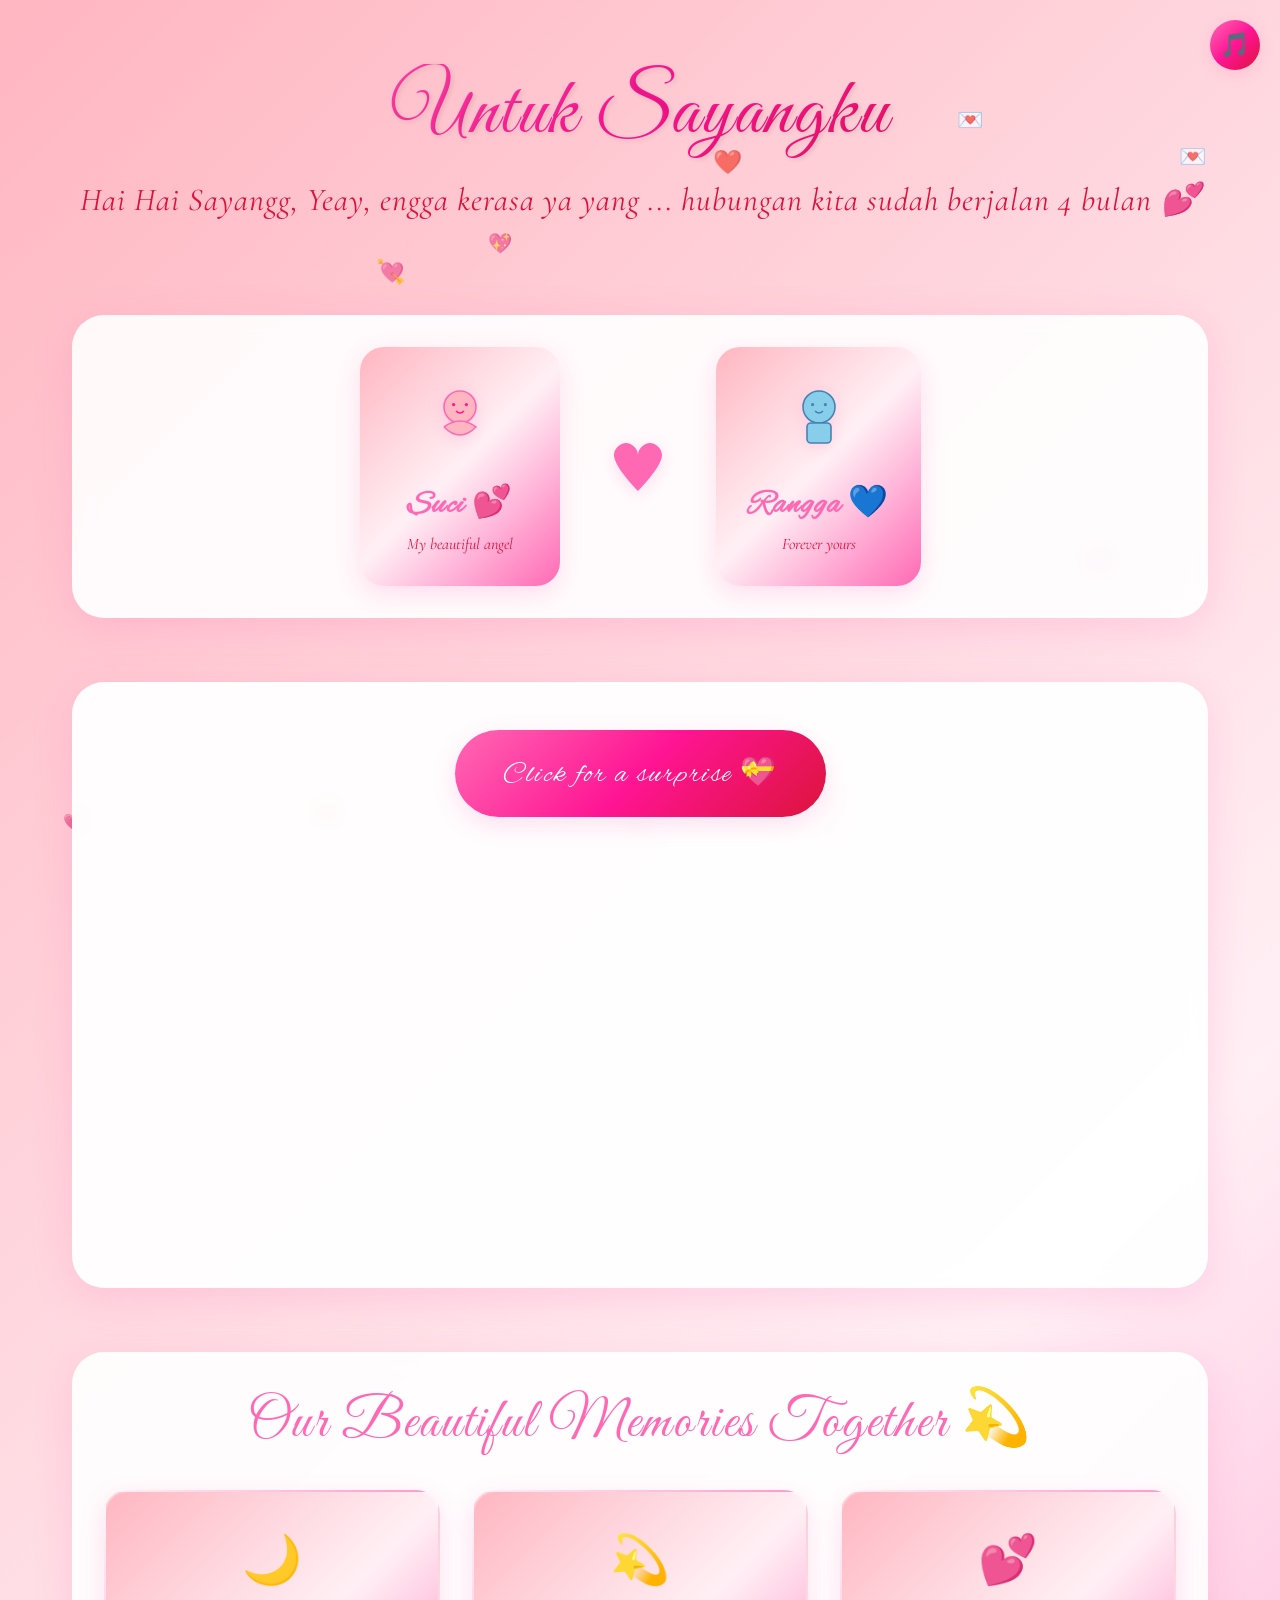
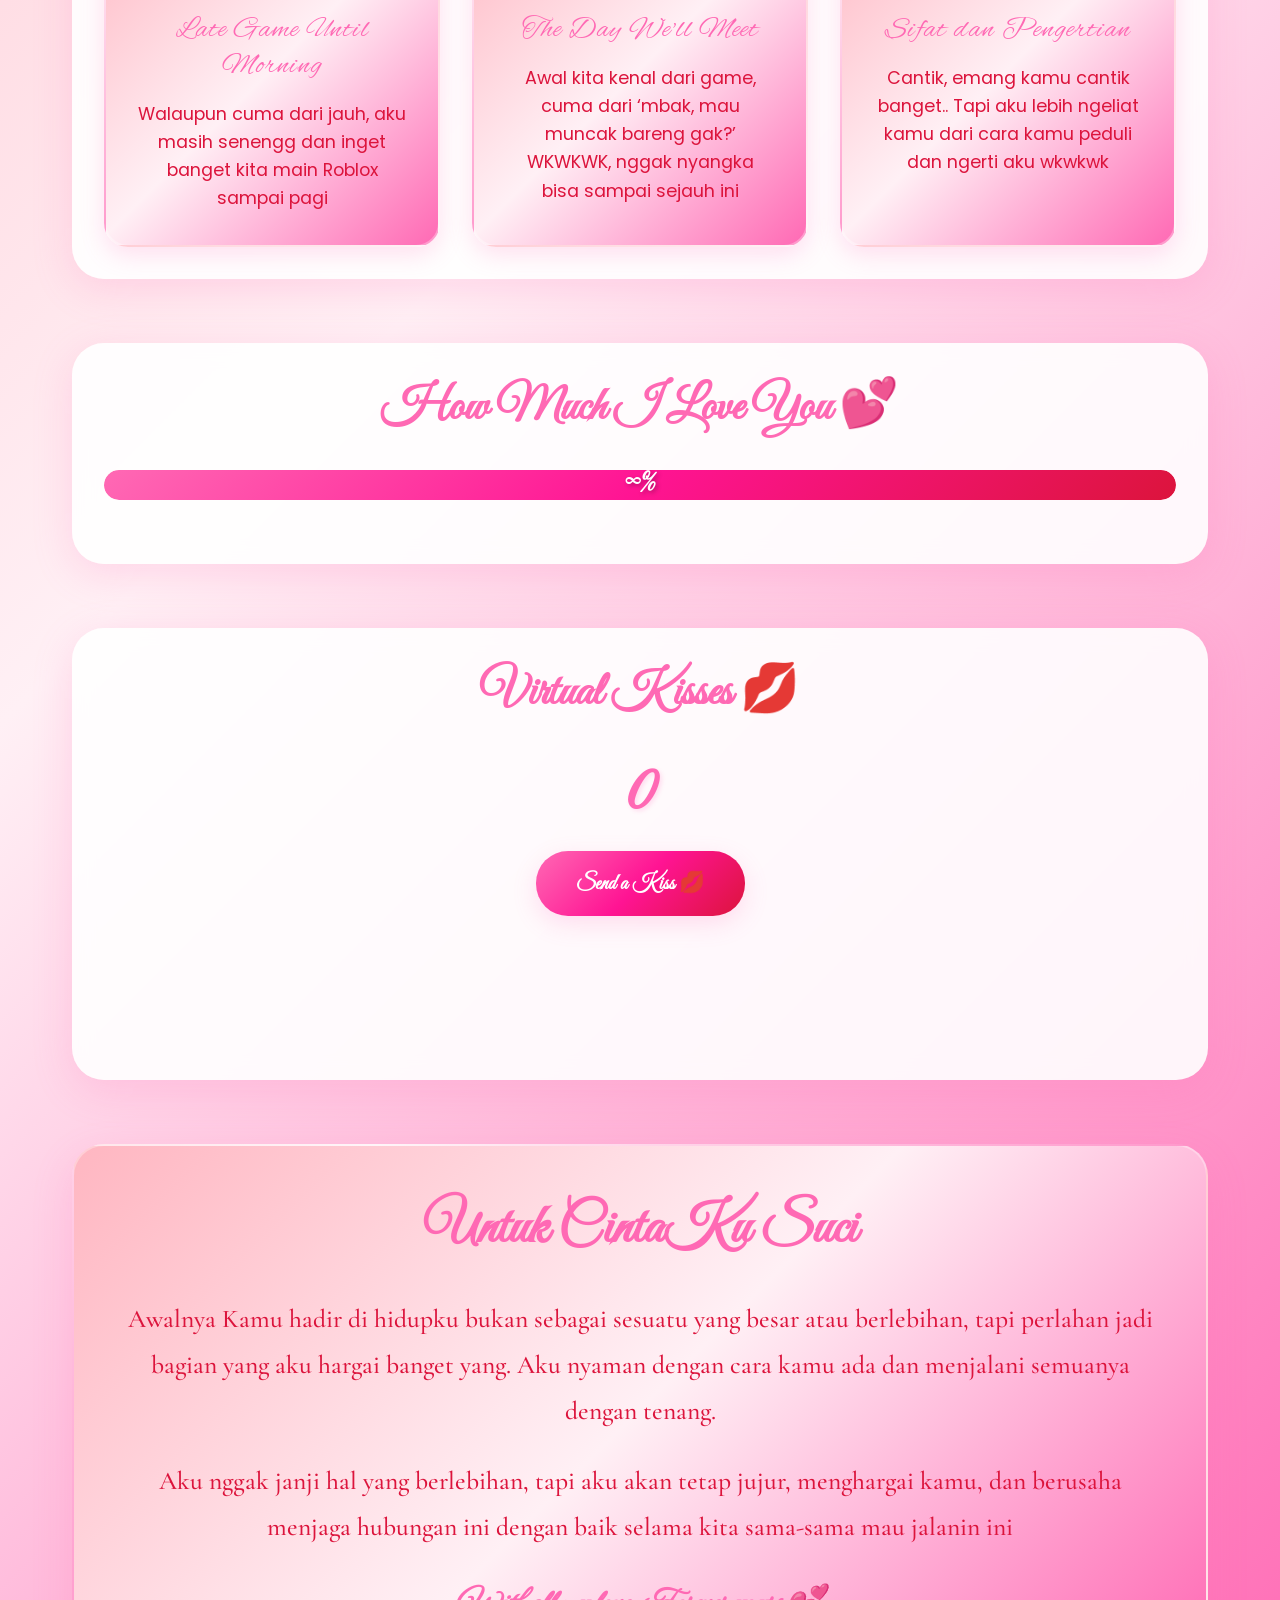
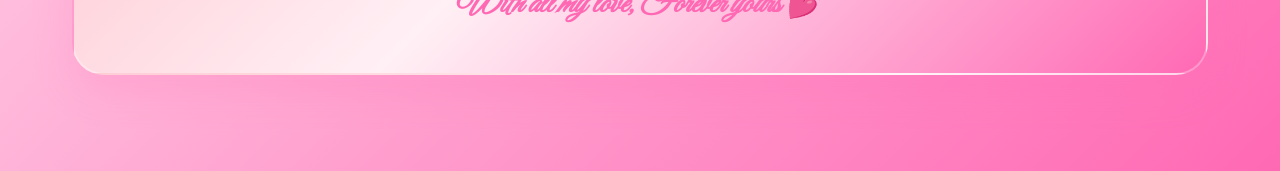
<file: keempat/index.html>
<!DOCTYPE html>
<html lang="en">
<head>
    <meta charset="UTF-8">
    <meta name="viewport" content="width=device-width, initial-scale=1.0">
    <title>4 Month Anniversary 💕</title>
    <link rel="stylesheet" href="styles.css">
    <script src="config.js"></script>
    <link rel="preconnect" href="https://fonts.googleapis.com">
    <link rel="preconnect" href="https://fonts.gstatic.com" crossorigin>
    <link href="https://fonts.googleapis.com/css2?family=Great+Vibes&family=Alex+Brush&family=Allura&family=Poppins:wght@300;400;500;600;700&family=Cormorant+Garamond:wght@300;400;500;600;700&display=swap" rel="stylesheet">
</head>
<body>
    <!-- Music Control -->
    <div class="music-control">
        <button id="musicToggle" class="music-btn">🎵</button>
        <audio id="bgMusic" loop>
            <source src="./risk-it-all-bruno-mars.mp3" type="audio/mp3">
        </audio>
    </div>

    <!-- Floating Hearts Background -->
    <div class="hearts-container"></div>

    <!-- Main Container -->
    <div class="container">
        <!-- Header -->
        <header class="header">
            <h1 class="main-title">Untuk Sayangku</h1>
            <p class="subtitle" id="subtitle">Add your partner's name in config.js ✨</p>
        </header>

        <!-- Character Section -->
        <section class="characters-section">
            <div class="character-container">
                <div class="character" id="partner">
                    <div class="character-avatar">
                        <svg viewBox="0 0 100 100" class="character-svg">
                            <circle cx="50" cy="35" r="20" fill="#FFB6C1" stroke="#FF69B4" stroke-width="2"/>
                            <path d="M30 60 Q50 45 70 60 Q50 80 30 60" fill="#FFB6C1" stroke="#FF69B4" stroke-width="2"/>
                            <circle cx="42" cy="32" r="2" fill="#FF1493"/>
                            <circle cx="58" cy="32" r="2" fill="#FF1493"/>
                            <path d="M45 40 Q50 45 55 40" stroke="#FF1493" stroke-width="2" fill="none"/>
                        </svg>
                    </div>
                    <h3 id="partnerName">Your Love 💕</h3>
                    <p id="partnerDescription">My beautiful angel</p>
                </div>
                
                <div class="love-heart">
                    <svg viewBox="0 0 50 50" class="heart-svg">
                        <path d="M25 45 C25 45, 5 25, 5 15 C5 10, 10 5, 15 5 C20 5, 25 10, 25 15 C25 10, 30 5, 35 5 C40 5, 45 10, 45 15 C45 25, 25 45, 25 45 Z" fill="#FF69B4"/>
                    </svg>
                </div>

                <div class="character" id="you">
                    <div class="character-avatar">
                        <svg viewBox="0 0 100 100" class="character-svg">
                            <circle cx="50" cy="35" r="20" fill="#87CEEB" stroke="#4682B4" stroke-width="2"/>
                            <rect x="35" y="55" width="30" height="25" rx="5" fill="#87CEEB" stroke="#4682B4" stroke-width="2"/>
                            <circle cx="42" cy="32" r="2" fill="#4682B4"/>
                            <circle cx="58" cy="32" r="2" fill="#4682B4"/>
                            <path d="M45 40 Q50 45 55 40" stroke="#4682B4" stroke-width="2" fill="none"/>
                        </svg>
                    </div>
                    <h3 id="yourName">Me 💙</h3>
                    <p id="yourDescription">Forever yours</p>
                </div>
            </div>
        </section>

        <!-- Interactive Love Section -->
        <section class="interaction-section">
            <button id="loveButton" class="love-btn">Click for a surprise 💝</button>
            <div id="loveNote" class="love-note">
                <p id="loveNoteText">Add your love message in config.js 💖</p>
            </div>
        </section>

        <!-- Memory Gallery -->
        <section class="memory-gallery">
            <h2>Our Beautiful Memories Together 💫</h2>
            <div class="memories-grid">
                <div class="memory-card" data-memory="late-night">
                    <div class="memory-icon">🌙</div>
                    <h3>Late Game Until Morning</h3>
                    <p id="memoryLateNight">Those endless conversations that made us forget about time</p>
                </div>
                <div class="memory-card" data-memory="first-meeting">
                    <div class="memory-icon">💫</div>
                    <h3>The Day We'll Meet</h3>
                    <p id="memoryFirstMeeting">I know the day we meet will be magical and unforgettable</p>
                </div>
                <div class="memory-card" data-memory="care">
                    <div class="memory-icon">💕</div>
                    <h3>Sifat dan Pengertian</h3>
                    <p id="memoryCare">Your caring nature, sweet voice, and adorable cuteness</p>
                </div>
            </div>
        </section>

        <!-- Love Meter -->
        <section class="love-meter-section">
            <h2>How Much I Love You 💕</h2>
            <div class="love-meter">
                <div class="meter-fill"></div>
                <span class="love-percentage">∞%</span>
            </div>
        </section>

        <!-- Kiss Counter Game -->
        <section class="game-section">
            <h2>Virtual Kisses 💋</h2>
            <div class="kiss-counter">
                <span id="kissCount">0</span>
                <button id="kissButton" class="kiss-btn">Send a Kiss 💋</button>
            </div>
            <div class="kiss-effects"></div>
        </section>

        <!-- Special Message -->
        <section class="special-message">
            <div class="message-container">
                <h2 id="specialMessageTitle">To My Dearest Love</h2>
                <p id="specialMessage1">You came into my life like a beautiful surprise, and now I can't imagine my world without you. Your smile brightens my darkest days, your laugh is my favorite melody, and your love is the greatest gift I've ever received.</p>
                <p id="specialMessage2">Thank you for being you, for loving me, and for making every day feel like a celebration. I promise to love you, cherish you, and make you smile every single day of our lives together.</p>
                <div class="signature" id="signature">With all my love, Forever yours 💕</div>
            </div>
        </section>
    </div>

    <script src="script.js"></script>
</body>
</html>
</file>
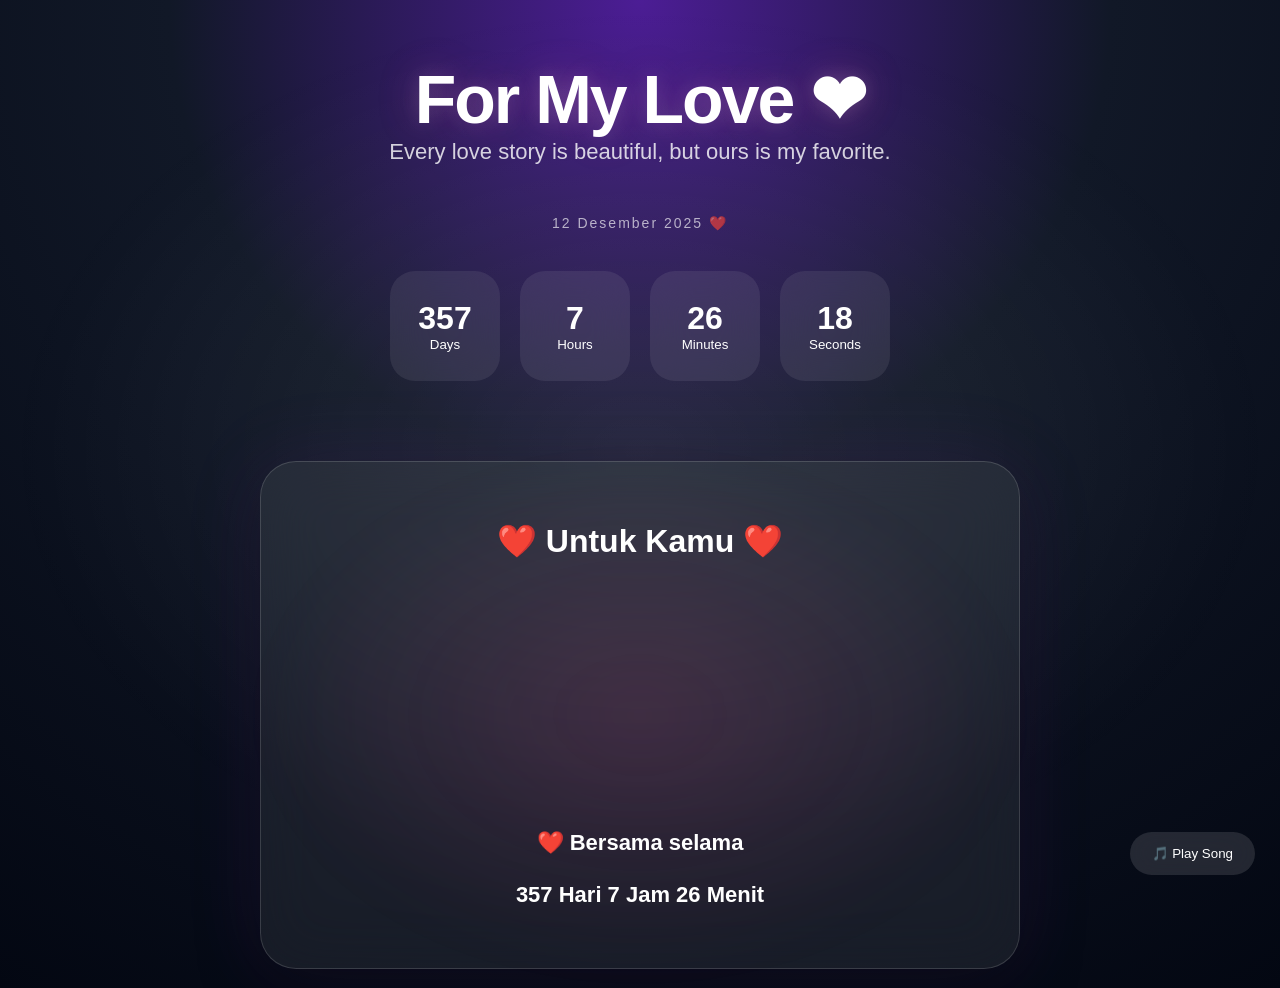
<file: keenam/index.html>
﻿<!DOCTYPE html>
<html lang="id">
<head>
<meta charset="UTF-8">
<meta name="viewport"
content="width=device-width, initial-scale=1.0">
<title>For My Love ❤️</title>

<link rel="stylesheet" href="style.css">
</head>
<body>

<section class="hero">

  <div class="overlay"></div>

  <div class="hero-content">

    <h1 id="typing"></h1>

    <p>
      Every love story is beautiful,
      but ours is my favorite.
    </p>

  </div>

</section>   

<p class="subtitle">
12 Desember 2025 ❤️
</p>

<div class="countdown">

    <div class="box">
        <span id="days">0</span>
        <small>Days</small>
    </div>

    <div class="box">
        <span id="hours">0</span>
        <small>Hours</small>
    </div>

    <div class="box">
        <span id="minutes">0</span>
        <small>Minutes</small>
    </div>

    <div class="box">
        <span id="seconds">0</span>
        <small>Seconds</small>
    </div>

</div>

<div id="particles"></div>

<div class="background-hearts"></div>

<div class="container">

    <div class="card">

        <h1>❤️ Untuk Kamu ❤️</h1>

        <div id="loveLetter"></div>

        <div id="timer"></div>

    </div>

</div>

<button id="playBtn">

🎵 Play Song

</button>

<audio
id="music"
loop>

<source
src="assets/music.mp3"
type="audio/mpeg">

</audio>

<script src="main.js"></script>

</body>
</html>
</file>
<file: keempat/styles.css>
/* CSS Variables for Harshita's Theme */
:root {
    --primary-pink: #FF69B4;
    --secondary-pink: #FFB6C1;
    --accent-pink: #FF1493;
    --soft-pink: #FFF0F5;
    --deep-pink: #DC143C;
    --gold: #FFD700;
    --white: #FFFFFF;
    --light-gray: #F8F9FA;
    --shadow: rgba(255, 105, 180, 0.2);
    
    /* Beautiful Elegant Fonts */
    --font-heading: 'Great Vibes', cursive;
    --font-elegant: 'Cormorant Garamond', serif;
    --font-special: 'Alex Brush', cursive;
    --font-body: 'Poppins', sans-serif;
    --font-nice:'Pacifico', cursive;
    
    /* Gradients */
    --gradient-primary: linear-gradient(135deg, #FF69B4, #FF1493, #DC143C);
    --gradient-soft: linear-gradient(135deg, #FFB6C1, #FFF0F5, #FF69B4);
    --gradient-gold: linear-gradient(135deg, #FFD700, #FFA500);
}

/* Reset and Base Styles */
* {
    margin: 0;
    padding: 0;
    box-sizing: border-box;
}

body {
    font-family: var(--font-body);
    background: var(--gradient-soft);
    min-height: 100vh;
    overflow-x: hidden;
    padding: env(safe-area-inset-top) env(safe-area-inset-right) env(safe-area-inset-bottom) env(safe-area-inset-left);
    position: relative;
}

/* Floating Hearts Background */
.hearts-container {
    position: fixed;
    top: 0;
    left: 0;
    width: 100%;
    height: 100%;
    pointer-events: none;
    z-index: 1;
}

.heart {
    position: absolute;
    color: var(--primary-pink);
    font-size: 20px;
    animation: float 6s infinite ease-in-out;
    opacity: 0.7;
}

@keyframes float {
    0%, 100% { transform: translateY(0px) rotate(0deg); opacity: 0.7; }
    50% { transform: translateY(-20px) rotate(180deg); opacity: 1; }
}

/* Music Control */
.music-control {
    position: fixed;
    top: 20px;
    right: 20px;
    z-index: 1000;
}

.music-btn {
    background: var(--gradient-primary);
    border: none;
    border-radius: 50%;
    width: 50px;
    height: 50px;
    font-size: 1.5rem;
    cursor: pointer;
    box-shadow: 0 4px 15px var(--shadow);
    transition: all 0.3s ease;
    color: white;
}

.music-btn:hover {
    transform: scale(1.1);
    box-shadow: 0 6px 20px var(--shadow);
}

/* Main Container */
.container {
    max-width: 1200px;
    margin: 0 auto;
    padding: 2rem;
    position: relative;
    z-index: 10;
}

/* Header */
.header {
    text-align: center;
    margin-bottom: 3rem;
    padding: 2rem 0;
}

.main-title {
    font-family: var(--font-heading);
    font-size: clamp(3rem, 10vw, 5rem);
    font-weight: 400;
    background: var(--gradient-primary);
    -webkit-background-clip: text;
    -webkit-text-fill-color: transparent;
    background-clip: text;
    margin-bottom: 1rem;
    text-shadow: 2px 2px 4px rgba(0,0,0,0.1);
    animation: glow 2s ease-in-out infinite alternate;
    letter-spacing: 2px;
}

@keyframes glow {
    from { filter: drop-shadow(0 0 10px rgba(255, 105, 180, 0.3)); }
    to { filter: drop-shadow(0 0 20px rgba(255, 105, 180, 0.6)); }
}

.subtitle {
    font-family: var(--font-elegant);
    font-size: clamp(1.4rem, 4vw, 2rem);
    color: var(--deep-pink);
    font-weight: 400;
    font-style: italic;
    letter-spacing: 1px;
}

/* Characters Section */
.characters-section {
    margin: 4rem 0;
    padding: 2rem;
    background: rgba(255, 255, 255, 0.9);
    border-radius: 2rem;
    box-shadow: 0 10px 40px var(--shadow);
    backdrop-filter: blur(10px);
}

.character-container {
    display: flex;
    justify-content: center;
    align-items: center;
    gap: 3rem;
    flex-wrap: wrap;
}

.character {
    text-align: center;
    padding: 2rem;
    background: var(--gradient-soft);
    border-radius: 1.5rem;
    box-shadow: 0 8px 25px var(--shadow);
    transition: all 0.3s ease;
    min-width: 200px;
}

.character:hover {
    transform: translateY(-10px);
    box-shadow: 0 15px 35px var(--shadow);
}

.character-avatar {
    margin-bottom: 1rem;
    animation: bounce 2s infinite;
}

@keyframes bounce {
    0%, 20%, 50%, 80%, 100% { transform: translateY(0); }
    40% { transform: translateY(-10px); }
    60% { transform: translateY(-5px); }
}

.character-svg {
    width: 80px;
    height: 80px;
    filter: drop-shadow(0 4px 8px var(--shadow));
}

.character h3 {
    font-family: var(--font-special);
    font-size: 2rem;
    color: var(--primary-pink);
    margin-bottom: 0.5rem;
    font-weight: 800;
    letter-spacing: 1px;
}

.character p {
    font-family: var(--font-elegant);
    color: var(--deep-pink);
    font-style: italic;
}

.love-heart {
    display: flex;
    align-items: center;
    justify-content: center;
    animation: pulse 2s infinite;
}

@keyframes pulse {
    0% { transform: scale(1); }
    50% { transform: scale(1.1); }
    100% { transform: scale(1); }
}

.heart-svg {
    width: 60px;
    height: 60px;
    filter: drop-shadow(0 4px 8px var(--shadow));
}

/* Interaction Section */
.interaction-section {
    text-align: center;
    margin: 4rem 0;
    padding: 2rem;
    background: rgba(255, 255, 255, 0.95);
    border-radius: 2rem;
    box-shadow: 0 10px 40px var(--shadow);
    backdrop-filter: blur(10px);
}

.love-btn {
    background: var(--gradient-primary);
    color: white;
    border: none;
    padding: 1.5rem 3rem;
    border-radius: 3rem;
    font-size: clamp(1.3rem, 4vw, 1.8rem);
    font-family: var(--font-special);
    font-weight: 400;
    cursor: pointer;
    transition: all 0.3s ease;
    box-shadow: 0 8px 25px var(--shadow);
    margin: 1rem 0;
    letter-spacing: 2px;
}

.love-btn:hover {
    transform: translateY(-5px);
    box-shadow: 0 15px 35px var(--shadow);
}

.love-btn:active {
    transform: translateY(-2px);
}

.love-note {
    background: var(--gradient-soft);
    padding: 3rem;
    border-radius: 2rem;
    box-shadow: 0 15px 40px var(--shadow);
    backdrop-filter: blur(15px);
    max-width: 90%;
    margin: 2rem auto;
    text-align: center;
    opacity: 0;
    transform: translateY(30px);
    transition: all 0.6s ease;
    pointer-events: none;
    position: relative;
    z-index: 10;
    border: 2px solid rgba(255, 255, 255, 0.3);
}

.love-note.visible {
    opacity: 1;
    transform: translateY(0);
    pointer-events: auto;
}

.love-note p {
    font-family: var(--font-nice);
    font-size: clamp(1.3rem, 4vw, 1.8rem);
    color: var(--deep-pink);
    line-height: 1.8;
    margin: 0;
    font-weight: 500;
}

/* Memory Gallery */
.memory-gallery {
    margin: 4rem 0;
    padding: 2rem;
    background: rgba(255, 255, 255, 0.9);
    border-radius: 2rem;
    box-shadow: 0 10px 40px var(--shadow);
    backdrop-filter: blur(10px);
}

.memory-gallery h2 {
    font-family: var(--font-heading);
    font-size: clamp(2.5rem, 6vw, 3.5rem);
    text-align: center;
    color: var(--primary-pink);
    margin-bottom: 2rem;
    font-weight: 400;
    letter-spacing: 2px;
}

.memories-grid {
    display: grid;
    grid-template-columns: repeat(auto-fit, minmax(300px, 1fr));
    gap: 2rem;
    margin-top: 2rem;
}

.memory-card {
    background: var(--gradient-soft);
    padding: 2rem;
    border-radius: 1.5rem;
    text-align: center;
    box-shadow: 0 8px 25px var(--shadow);
    transition: all 0.3s ease;
    cursor: pointer;
    border: 2px solid rgba(255, 255, 255, 0.3);
}

.memory-card:hover {
    transform: translateY(-10px);
    box-shadow: 0 15px 35px var(--shadow);
}

.memory-icon {
    font-size: 3rem;
    margin-bottom: 1rem;
    animation: spin 3s linear infinite;
}

@keyframes spin {
    from { transform: rotate(0deg); }
    to { transform: rotate(360deg); }
}

.memory-card h3 {
    font-family: var(--font-special);
    font-size: 1.8rem;
    color: var(--primary-pink);
    margin-bottom: 1rem;
    font-weight: 400;
    letter-spacing: 1px;
}

.memory-card p {
    font-family: var(--font-body);
    color: var(--deep-pink);
    font-size: 1.1rem;
    line-height: 1.6;
}

/* Love Meter */
.love-meter-section {
    margin: 4rem 0;
    padding: 2rem;
    background: rgba(255, 255, 255, 0.9);
    border-radius: 2rem;
    box-shadow: 0 10px 40px var(--shadow);
    backdrop-filter: blur(10px);
    text-align: center;
}

.love-meter-section h2 {
    font-family: var(--font-heading);
    font-size: clamp(2rem, 6vw, 3rem);
    color: var(--primary-pink);
    margin-bottom: 2rem;
    font-weight: 700;
}

.love-meter {
    position: relative;
    background: rgba(255, 182, 193, 0.3);
    height: 30px;
    border-radius: 15px;
    overflow: hidden;
    box-shadow: inset 0 2px 4px var(--shadow);
    margin: 2rem 0;
}

.meter-fill {
    background: var(--gradient-primary);
    height: 100%;
    width: 100%;
    border-radius: 15px;
    animation: fillAnimation 3s ease-in-out infinite;
}

@keyframes fillAnimation {
    0% { width: 95%; }
    50% { width: 100%; }
    100% { width: 95%; }
}

.love-percentage {
    position: absolute;
    top: 50%;
    left: 50%;
    transform: translate(-50%, -50%);
    font-family: var(--font-heading);
    font-size: 1.5rem;
    font-weight: 700;
    color: white;
    text-shadow: 2px 2px 4px rgba(0,0,0,0.3);
}

/* Game Section */
.game-section {
    margin: 4rem 0;
    padding: 2rem;
    background: rgba(255, 255, 255, 0.9);
    border-radius: 2rem;
    box-shadow: 0 10px 40px var(--shadow);
    backdrop-filter: blur(10px);
    text-align: center;
}

.game-section h2 {
    font-family: var(--font-heading);
    font-size: clamp(2rem, 6vw, 3rem);
    color: var(--primary-pink);
    margin-bottom: 2rem;
    font-weight: 700;
}

.kiss-counter {
    display: flex;
    flex-direction: column;
    align-items: center;
    gap: 1rem;
    margin: 2rem 0;
}

#kissCount {
    font-family: var(--font-heading);
    font-size: 4rem;
    color: var(--primary-pink);
    font-weight: 700;
    text-shadow: 2px 2px 4px var(--shadow);
}

.kiss-btn {
    background: var(--gradient-primary);
    color: white;
    border: none;
    padding: 1.2rem 2.5rem;
    border-radius: 2rem;
    font-size: 1.3rem;
    font-family: var(--font-heading);
    font-weight: 600;
    cursor: pointer;
    transition: all 0.3s ease;
    box-shadow: 0 8px 25px var(--shadow);
}

.kiss-btn:hover {
    transform: scale(1.05);
    box-shadow: 0 12px 30px var(--shadow);
}

.kiss-effects {
    position: relative;
    height: 100px;
    margin-top: 1rem;
}

/* Special Message */
.special-message {
    margin: 4rem 0;
    padding: 3rem;
    background: var(--gradient-soft);
    border-radius: 2rem;
    box-shadow: 0 15px 40px var(--shadow);
    backdrop-filter: blur(15px);
    text-align: center;
    border: 2px solid rgba(255, 255, 255, 0.3);
}

.message-container h2 {
    font-family: var(--font-heading);
    font-size: clamp(2.5rem, 6vw, 3.5rem);
    color: var(--primary-pink);
    margin-bottom: 2rem;
    font-weight: 700;
}

.message-container p {
    font-family: var(--font-elegant);
    font-size: clamp(1.2rem, 4vw, 1.6rem);
    color: var(--deep-pink);
    line-height: 1.8;
    margin-bottom: 1.5rem;
    font-weight: 500;
}

.signature {
    font-family: var(--font-heading);
    font-size: clamp(1.5rem, 4vw, 2rem);
    color: var(--primary-pink);
    font-weight: 700;
    margin-top: 2rem;
    font-style: italic;
}

/* Responsive Design */
@media (max-width: 768px) {
    .container {
        padding: 1rem;
    }
    
    .character-container {
        flex-direction: column;
        gap: 2rem;
    }
    
    .love-heart {
        order: -1;
    }
    
    .memories-grid {
        grid-template-columns: 1fr;
    }
    
    .character {
        min-width: auto;
        width: 100%;
    }
}

@media (max-width: 480px) {
    .main-title {
        font-size: 2.5rem;
    }
    
    .love-note {
        padding: 2rem;
    }
    
    .special-message {
        padding: 2rem;
    }
}

/* iPhone Specific Optimizations */
@supports (-webkit-touch-callout: none) {
    .love-btn, .kiss-btn, .music-btn {
        -webkit-tap-highlight-color: transparent;
        -webkit-touch-callout: none;
        -webkit-user-select: none;
        user-select: none;
    }
    
    .love-btn:active, .kiss-btn:active {
        transform: scale(0.98);
    }
}

/* Dark mode support */
@media (prefers-color-scheme: dark) {
    :root {
        --soft-pink: #2D1B2D;
        --light-gray: #1A1A1A;
    }
    
    body {
        background: linear-gradient(135deg, #2D1B2D, #4A1A4A, #6B1B6B);
    }
    
    .character, .memory-gallery, .love-meter-section, .game-section {
        background: rgba(0, 0, 0, 0.3);
    }
    
    .interaction-section, .special-message {
        background: rgba(0, 0, 0, 0.2);
    }
}

/* Performance Optimizations */
.character, .memory-card, .love-note {
    will-change: transform;
}

.love-btn, .kiss-btn, .music-btn {
    will-change: transform, box-shadow;
}

/* Smooth scrolling */
html {
    scroll-behavior: smooth;
}

/* Custom scrollbar */
::-webkit-scrollbar {
    width: 8px;
}

::-webkit-scrollbar-track {
    background: var(--soft-pink);
}

::-webkit-scrollbar-thumb {
    background: var(--primary-pink);
    border-radius: 4px;
}

::-webkit-scrollbar-thumb:hover {
    background: var(--deep-pink);
}
</file>
<file: keenam/style.css>
*{
    margin:0;
    padding:0;
    box-sizing:border-box;
}

body::before{
    content:"";
    position:fixed;
    inset:0;

    background:
    radial-gradient(
        rgba(255,255,255,.08),
        transparent 70%
    );

    pointer-events:none;
}

body{
    margin:0;
    min-height:100vh;

    background:
    radial-gradient(
    circle at top,
    #4c1d95,
    #111827 40%,
    #030712 100%
    );

    overflow-x:hidden;

    color:white;

    font-family:
    "Poppins",
    sans-serif;
    display:flex;
    flex-direction:column;
    align-items:center;
    justify-content:flex-start;
}


.countdown{
    display:flex;
    justify-content:center;
    gap:20px;
    margin-bottom:40px;
}

.box{
    width:110px;
    height:110px;

    display:flex;
    flex-direction:column;
    justify-content:center;
    align-items:center;

    border-radius:25px;

    background:
    rgba(255,255,255,.08);

    backdrop-filter:blur(20px);
}

.box span{

    font-size:32px;
    font-weight:bold;
}

.hero{
    text-align:center;
    margin-top:60px;
    margin-bottom:40px;
}

.hero h1{
    font-size:
    clamp(42px,6vw,68px);

    letter-spacing:-2px;
}

.hero p{
    opacity:.8;
    font-size:22px;
}

.subtitle{

    margin-top:10px;

    opacity:.65;

    letter-spacing:2px;

    font-size:14px;
}

.subtitle{
    margin-bottom:40px;
}

.countdown{
    margin-bottom:60px;
}

.hero-content{

    opacity:0;

    transform:
    translateY(50px);

    animation:
    fadeIn 2s ease forwards;
}

.hero h1{

    font-size:
    clamp(42px,6vw,68px);

    letter-spacing:-2px;

    text-shadow:
    0 0 20px rgba(255,255,255,.15),
    0 0 40px rgba(236,72,153,.25);
}

.card{

    animation:
    cardFade 1.5s ease;
}

@keyframes cardFade{

    from{
        opacity:0;
        transform:
        translateY(30px);
    }

    to{
        opacity:1;
        transform:
        translateY(0);
    }
}

@media(max-width:768px){

    h1{
        font-size:32px;
    }

    .box{
        width:70px;
    }
}

@media(max-width:768px){

    .hero h1{
        font-size:42px;
    }

    .hero p{
        font-size:16px;
    }

}

@keyframes fadeIn{

    to{

        opacity:1;

        transform:
        translateY(0);
    }
}

.container{
    width:100%;
    padding:20px;
    display:flex;
    justify-content:center;
}

.card{
    width:100%;
    max-width:760px;

    padding:60px;

    border-radius:36px;

    background:
    rgba(255,255,255,.07);

    backdrop-filter:
    blur(30px);

    border:
    1px solid rgba(255,255,255,.15);

    box-shadow:
    0 20px 60px rgba(0,0,0,.35),
    0 0 80px rgba(168,85,247,.12);

    color:white;

    text-align:center;
}

.card h1{
    text-align:center;
    margin-bottom:25px;
}

.card p{
    line-height:1.8;
    margin-bottom:12px;
}

.card{
    position:relative;
}

.card::before{

    content:"";

    position:absolute;

    inset:-2px;

    border-radius:36px;

    background:
    radial-gradient(
        rgba(236,72,153,.15),
        transparent 70%
    );

    z-index:-1;

    filter:blur(25px);
}

#playBtn{

    position:fixed;

    right:25px;
    bottom:25px;

    border:none;

    color:white;

    background:
    rgba(255,255,255,.12);

    backdrop-filter:
    blur(15px);

    border-radius:999px;

    padding:
    14px 22px;

    cursor:pointer;

    z-index:999;
}

#playBtn:hover{
    transform:translateY(-2px);
}

#playBtn{
    transition:.3s;
}

#timer{
    margin-top:25px;
    text-align:center;
    font-size:22px;
    font-weight:bold;
}

.heart{
    position:fixed;
    bottom:-50px;
    opacity:.7;
    pointer-events:none;
    animation:float linear forwards;
}


@keyframes float{

    from{
        transform:
            translateY(0)
            rotate(0deg);
    }

    to{
        transform:
            translateY(-120vh)
            rotate(360deg);

        opacity:0;
    }
}

@media(max-width:768px){

    .card{
        padding:25px;
        margin:15px 
    }

    .card h1{
        font-size:28px;
    }

    #timer{
        font-size:18px;
    }
}

#loveLetter{

    margin-top:25px;

    line-height:2;

    font-size:18px;

    min-height:220px;

    text-align:left;

    white-space:pre-line;
}

.typing-cursor::after{

    content:"|";

    animation:blink .8s infinite;
}

@keyframes blink{

    50%{
        opacity:0;
    }
}



@keyframes reveal{

    to{
        opacity:1;
        transform:
        translateY(0);
    }
}
</file>
